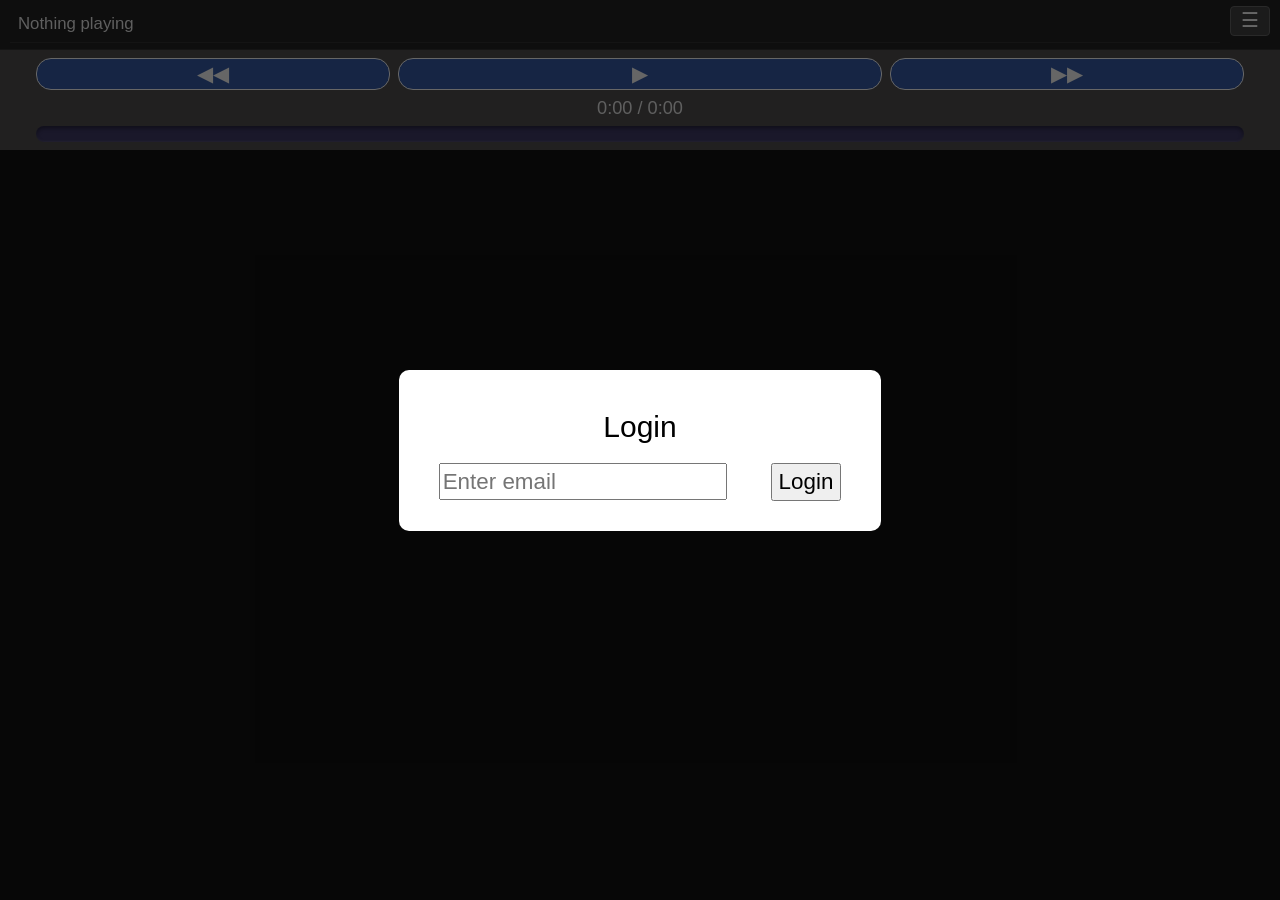
<file: index.html>
﻿<!DOCTYPE html>
<html lang="en">
<head>
    <meta charset="UTF-8">
    <title>Audiobook Player</title>

    <link rel="manifest" href="/AB/manifest.json?v=1-1">
    <link rel="icon" type="image/png" sizes="64x64" href="/AB/favicon.png">
    <link rel="icon" type="image/png" sizes="192x192" href="/AB/icons/icon-192.png">
    <link rel="icon" type="image/png" sizes="512x512" href="/AB/icons/icon-512.png">
    <link rel="apple-touch-icon" href="/AB/icons/icon-192.png">

    <meta name="theme-color" content="#000000">
    <meta name="background-color" content="#000000">

    <meta name="viewport" content="width=device-width, initial-scale=1.0">

    <link rel="stylesheet" href="https://maxcdn.bootstrapcdn.com/bootstrap/3.4.1/css/bootstrap.min.css">
    <link rel="stylesheet" href="styles.css?ver=10">
</head>

<body>

    <!-- HEADER BAR -->
    <div id="header-bar">
        <div id="now-playing">Nothing playing</div>
        <button id="menu-btn">☰</button>
    </div>

    <!-- SIDE MENU -->
    <div id="side-menu">
        <button id="menu-close-btn">✖</button>

        <input id="tree-search" type="text" placeholder="Search…" />
        <button class="menu-item" id="search-go-btn">🔎 Search</button>
        <button class="menu-item" id="jump-now-btn">🎯 Now Playing</button>

        <div id="volume-row">
            <span class="vol-icon">🔊</span>
            <input id="volumeControl" type="range" min="0" max="1" step="0.01">
        </div>

        <button class="menu-item" id="refresh-tree-btn">🔄 Refresh</button>
        <div id="user-email" class="menu-email"></div>
        <button class="menu-item" id="logout-btn">🚪 Logout</button>
        <button class="menu-item" id="clear-site-btn">🧹 Update (V 1.01)</button>


    </div>

    <!-- PLAYER -->
    <div id="player-container">
        <audio id="player" preload="metadata"></audio>

        <div id="custom-player">
            <div id="player-buttons">
                <button id="btn-back">◀◀</button>

                <div id="play-wrapper">
                    <button id="btn-play">▶</button>
                    <div id="loading-overlay">Loading…</div>
                </div>

                <button id="btn-forward">▶▶</button>
            </div>

            <div id="time-display">0:00 / 0:00</div>

            <div id="progress-bar">
                <div id="progress-fill"></div>
            </div>
        </div>
    </div>

    <!-- TREE -->
    <div id="tree-container"></div>

    <!-- LOGIN MODAL -->
    <div id="login-modal" style="
    display: flex;
    justify-content: center;
    align-items: center;
">
        <div id="login-box">
            <h2 style="color:#000">Login</h2>
            <input id="login-email" type="email" placeholder="Enter email">
            <button id="login-btn">Login</button>
        </div>
    </div>

    <!-- DESCRIPTION MODAL -->
    <div id="desc-modal">
        <div id="desc-modal-content">
            <button id="desc-close-btn">✖</button>
            <pre id="desc-text"></pre>
        </div>
    </div>
    <script src="resumePlayer.js?ver=2"></script>
    <script src="app.js?ver=23"></script>
    <script src="custom-player.js?ver=10"></script>
    <script src="tree-search.js?ver=11"></script>
    <script>
        if ("serviceWorker" in navigator) {
            navigator.serviceWorker.register("/AB/service-worker.js", { scope: "/AB/" })
                .catch(err => console.error("SW reg failed:", err));
        }
    </script>
</body>
</html>
</file>
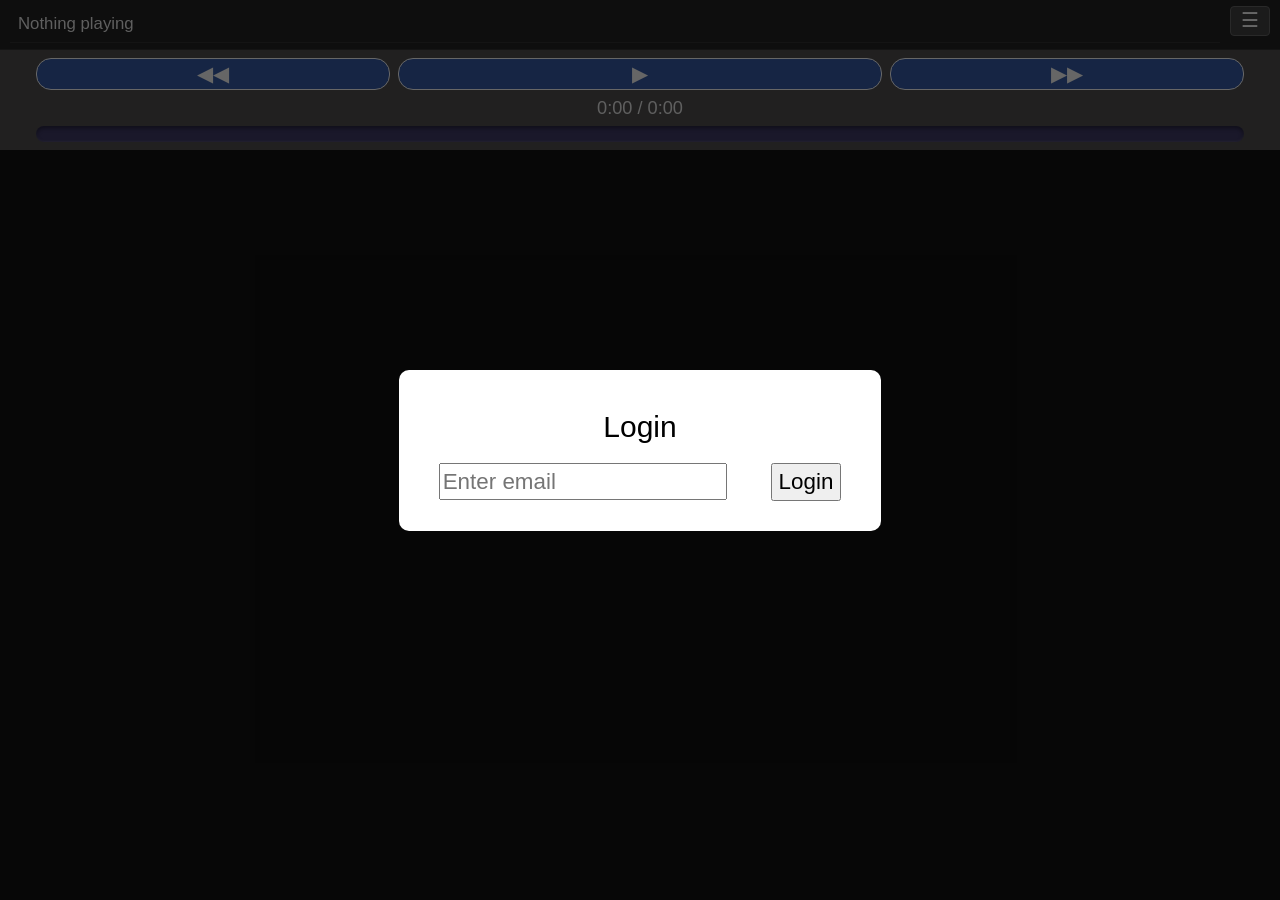
<file: _Add_local/index.html>
﻿<!DOCTYPE html>
<html lang="en">
<head>
    <meta charset="UTF-8">
    <title>Audiobook Player</title>

    <link rel="manifest" href="/AB/manifest.json?v=1-1">
    <link rel="icon" type="image/png" sizes="64x64" href="/AB/favicon.png">
    <link rel="icon" type="image/png" sizes="192x192" href="/AB/icons/icon-192.png">
    <link rel="icon" type="image/png" sizes="512x512" href="/AB/icons/icon-512.png">
    <link rel="apple-touch-icon" href="/AB/icons/icon-192.png">

    <meta name="theme-color" content="#000000">
    <meta name="background-color" content="#000000">

    <meta name="viewport" content="width=device-width, initial-scale=1.0">

    <link rel="stylesheet" href="https://maxcdn.bootstrapcdn.com/bootstrap/3.4.1/css/bootstrap.min.css">
    <link rel="stylesheet" href="styles.css?ver=10">
</head>

<body>

    <!-- HEADER BAR -->
    <div id="header-bar">
        <div id="now-playing">Nothing playing</div>
        <button id="menu-btn">☰</button>
    </div>

    <!-- SIDE MENU -->
    <div id="side-menu">
        <button id="menu-close-btn">✖</button>

        <input id="tree-search" type="text" placeholder="Search…" />
        <button class="menu-item" id="search-go-btn">🔎 Search</button>
        <button class="menu-item" id="jump-now-btn">🎯 Now Playing</button>

        <div id="volume-row">
            <span class="vol-icon">🔊</span>
            <input id="volumeControl" type="range" min="0" max="1" step="0.01">
        </div>

        <button class="menu-item" id="refresh-tree-btn">🔄 Refresh</button>
        <div id="user-email" class="menu-email"></div>
        <button class="menu-item" id="logout-btn">🚪 Logout</button>
        <button class="menu-item" id="clear-site-btn">🧹 Update (V 1.01)</button>

        <!-- ===== LOCAL MODE CONTROLS ===== -->
        <div style="padding: 6px 0; margin-top: 10px; display:flex; flex-wrap:wrap; align-items:center; gap:10px;">
            <div style="flex:0 0 auto;">
                <label style="display:flex; align-items:center; gap:10px;">
                    <span style="font-size:1.2em; color:white;">Mode:</span>
                </label>
            </div>

            <div style="flex:1 1 150px;">
                <select id="mode-select"
                        style="width:100%; padding:4px; font-size:1.2em; background-color:#624dbe82;">
                    <option value="online">Online</option>
                    <option value="local">Local</option>
                </select>
            </div>
        </div>

        <button class="menu-item" id="select-local-folder-btn">
            📁 Select Local Folder
        </button>
        <div id="local-folder-name"
             style="color:white; font-size:1.1em; padding:4px 0; word-break:break-all;">
            &gt; No folder selected
        </div>
        <!-- Hidden folder input -->
        <input id="local-folder-input"
               type="file"
               webkitdirectory
               directory
               multiple
               style="display:none;">
 
    </div>

    <!-- PLAYER -->
    <div id="player-container">
        <audio id="player" preload="metadata"></audio>

        <div id="custom-player">
            <div id="player-buttons">
                <button id="btn-back">◀◀</button>

                <div id="play-wrapper">
                    <button id="btn-play">▶</button>
                    <div id="loading-overlay">Loading…</div>
                </div>

                <button id="btn-forward">▶▶</button>
            </div>

            <div id="time-display">0:00 / 0:00</div>

            <div id="progress-bar">
                <div id="progress-fill"></div>
            </div>
        </div>
    </div>

    <!-- TREE -->
    <div id="tree-container"></div>

    <!-- LOGIN MODAL -->
    <div id="login-modal" style="
    display: flex;
    justify-content: center;
    align-items: center;
">
        <div id="login-box">
            <h2 style="color:#000">Login</h2>
            <input id="login-email" type="email" placeholder="Enter email">
            <button id="login-btn">Login</button>
        </div>
    </div>

    <!-- DESCRIPTION MODAL -->
    <div id="desc-modal">
        <div id="desc-modal-content">
            <button id="desc-close-btn">✖</button>
            <pre id="desc-text"></pre>
        </div>
    </div>

    <script src="app.js?ver=20"></script>
    <script src="custom-player.js?ver=20"></script>
    <script src="tree-search.js?ver=20"></script>
    <script src="local-mode.js?ver=20"></script>
    <script>
        if ("serviceWorker" in navigator) {
            navigator.serviceWorker.register("/AB/service-worker.js", { scope: "/AB/" })
                .catch(err => console.error("SW reg failed:", err));
        }
    </script>
</body>
</html>
</file>
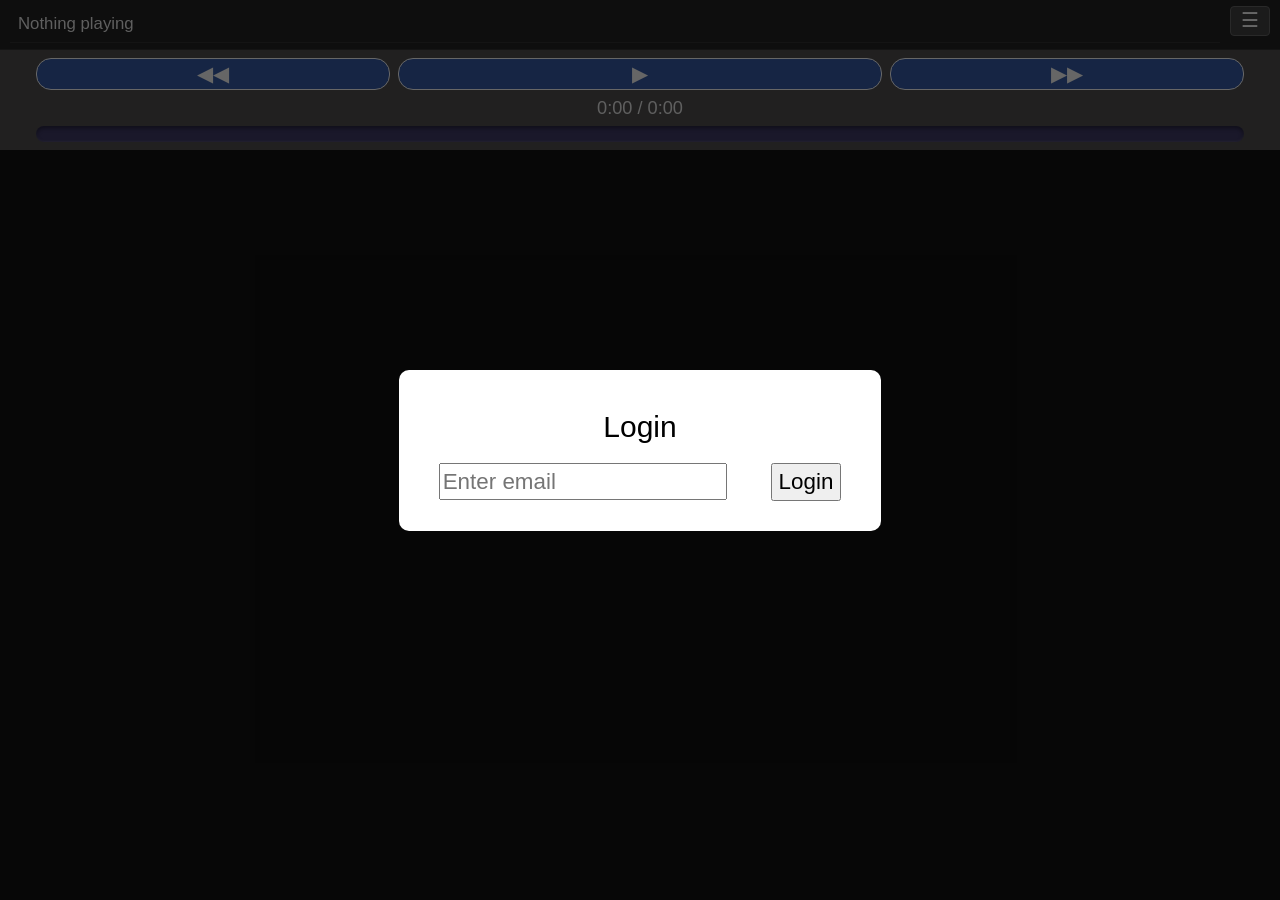
<file: publish/index.html>
﻿<!DOCTYPE html>
<html lang="en">
<head>
    <meta charset="UTF-8">
    <title>Audiobook Player</title>

    <link rel="manifest" href="/AB/manifest.json?v=1-1">
    <link rel="icon" type="image/png" sizes="64x64" href="/AB/favicon.png">
    <link rel="icon" type="image/png" sizes="192x192" href="/AB/icons/icon-192.png">
    <link rel="icon" type="image/png" sizes="512x512" href="/AB/icons/icon-512.png">
    <link rel="apple-touch-icon" href="/AB/icons/icon-192.png">

    <meta name="theme-color" content="#000000">
    <meta name="background-color" content="#000000">

    <meta name="viewport" content="width=device-width, initial-scale=1.0">

    <link rel="stylesheet" href="https://maxcdn.bootstrapcdn.com/bootstrap/3.4.1/css/bootstrap.min.css">
    <link rel="stylesheet" href="styles.css?ver=10">
</head>

<body>

    <!-- HEADER BAR -->
    <div id="header-bar">
        <div id="now-playing">Nothing playing</div>
        <button id="menu-btn">☰</button>
    </div>

    <!-- SIDE MENU -->
    <div id="side-menu">
        <button id="menu-close-btn">✖</button>

        <input id="tree-search" type="text" placeholder="Search…" />
        <button class="menu-item" id="search-go-btn">🔎 Search</button>
        <button class="menu-item" id="jump-now-btn">🎯 Now Playing</button>

        <div id="volume-row">
            <span class="vol-icon">🔊</span>
            <input id="volumeControl" type="range" min="0" max="1" step="0.01">
        </div>

        <button class="menu-item" id="refresh-tree-btn">🔄 Refresh</button>
        <div id="user-email" class="menu-email"></div>
        <button class="menu-item" id="logout-btn">🚪 Logout</button>
        <button class="menu-item" id="clear-site-btn">🧹 Update (V 1.01)</button>


    </div>

    <!-- PLAYER -->
    <div id="player-container">
        <audio id="player" preload="metadata"></audio>

        <div id="custom-player">
            <div id="player-buttons">
                <button id="btn-back">◀◀</button>

                <div id="play-wrapper">
                    <button id="btn-play">▶</button>
                    <div id="loading-overlay">Loading…</div>
                </div>

                <button id="btn-forward">▶▶</button>
            </div>

            <div id="time-display">0:00 / 0:00</div>

            <div id="progress-bar">
                <div id="progress-fill"></div>
            </div>
        </div>
    </div>

    <!-- TREE -->
    <div id="tree-container"></div>

    <!-- LOGIN MODAL -->
    <div id="login-modal" style="
    display: flex;
    justify-content: center;
    align-items: center;
">
        <div id="login-box">
            <h2 style="color:#000">Login</h2>
            <input id="login-email" type="email" placeholder="Enter email">
            <button id="login-btn">Login</button>
        </div>
    </div>

    <!-- DESCRIPTION MODAL -->
    <div id="desc-modal">
        <div id="desc-modal-content">
            <button id="desc-close-btn">✖</button>
            <pre id="desc-text"></pre>
        </div>
    </div>

    <script src="app.js?ver=12"></script>
    <script src="custom-player.js?ver=9a"></script>
    <script src="tree-search.js?ver=10"></script>
    <script>
        if ("serviceWorker" in navigator) {
            navigator.serviceWorker.register("/AB/service-worker.js", { scope: "/AB/" })
                .catch(err => console.error("SW reg failed:", err));
        }
    </script>
</body>
</html>
</file>
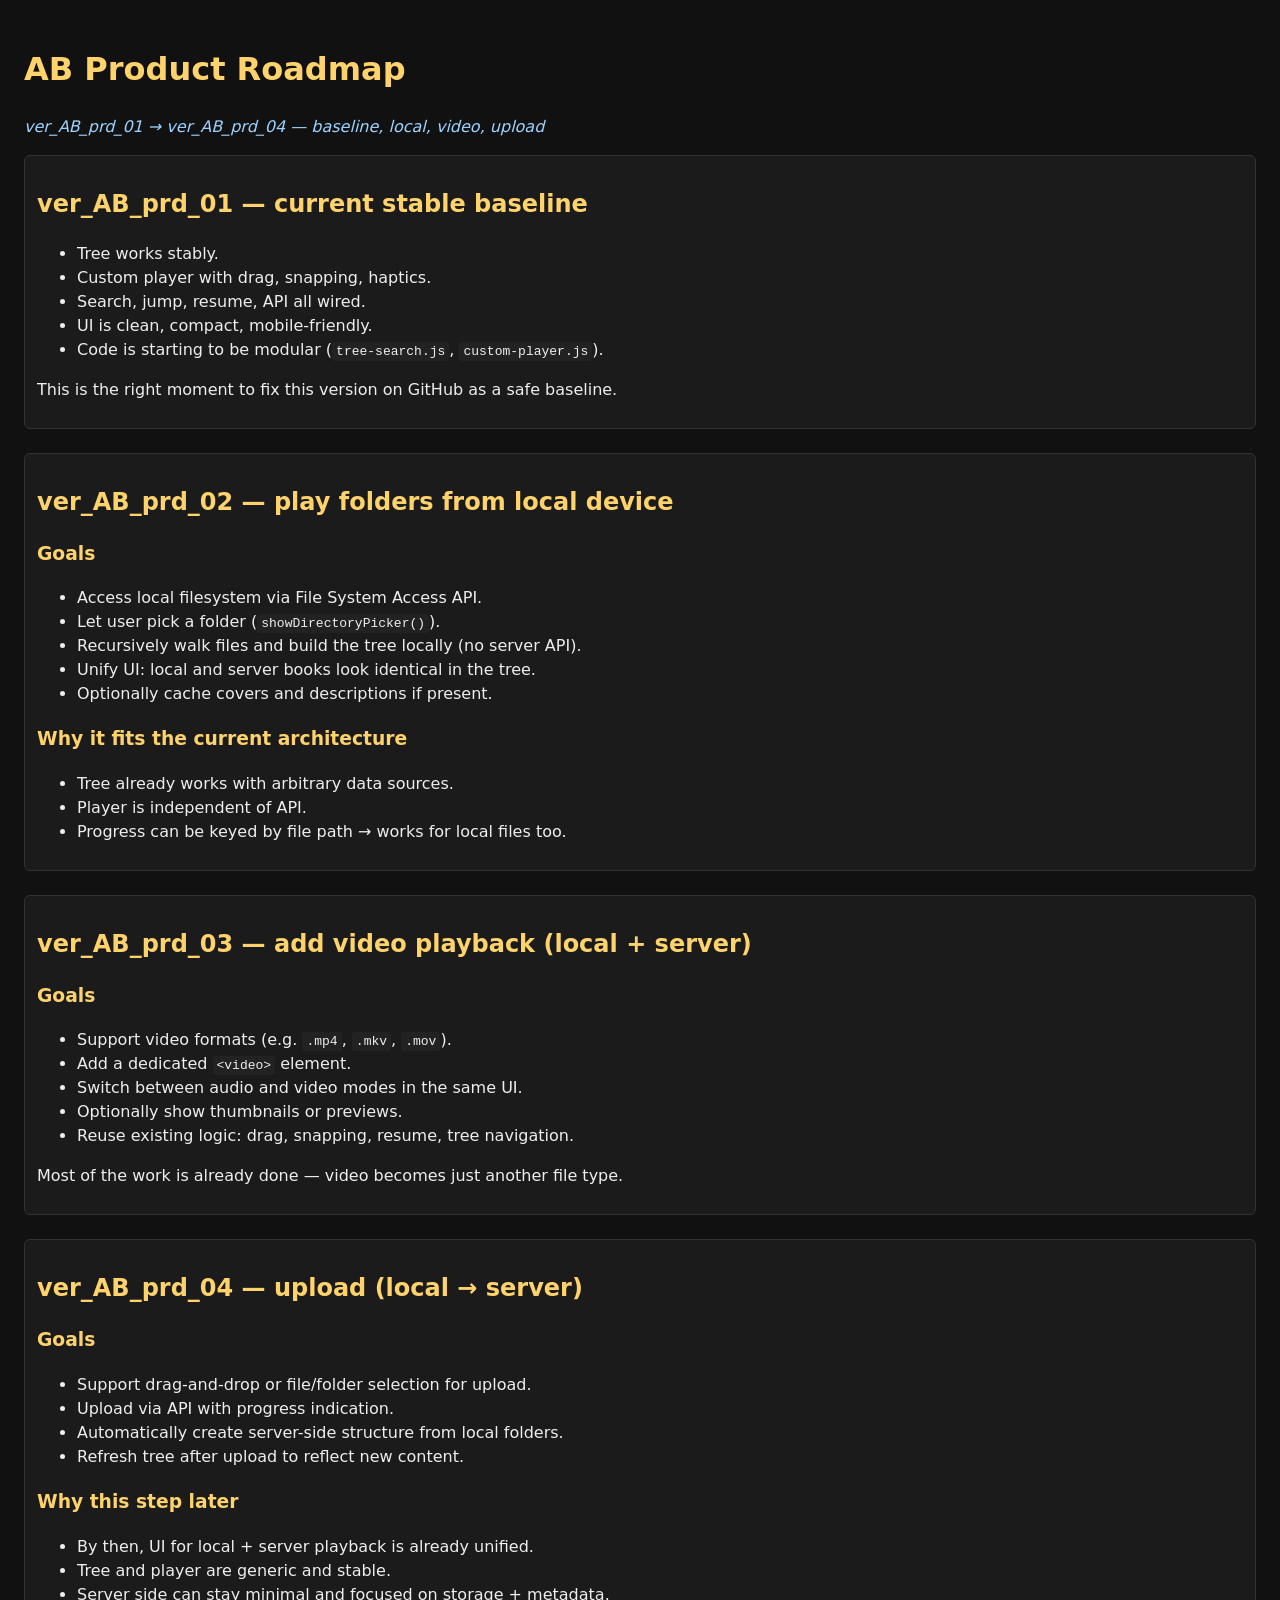
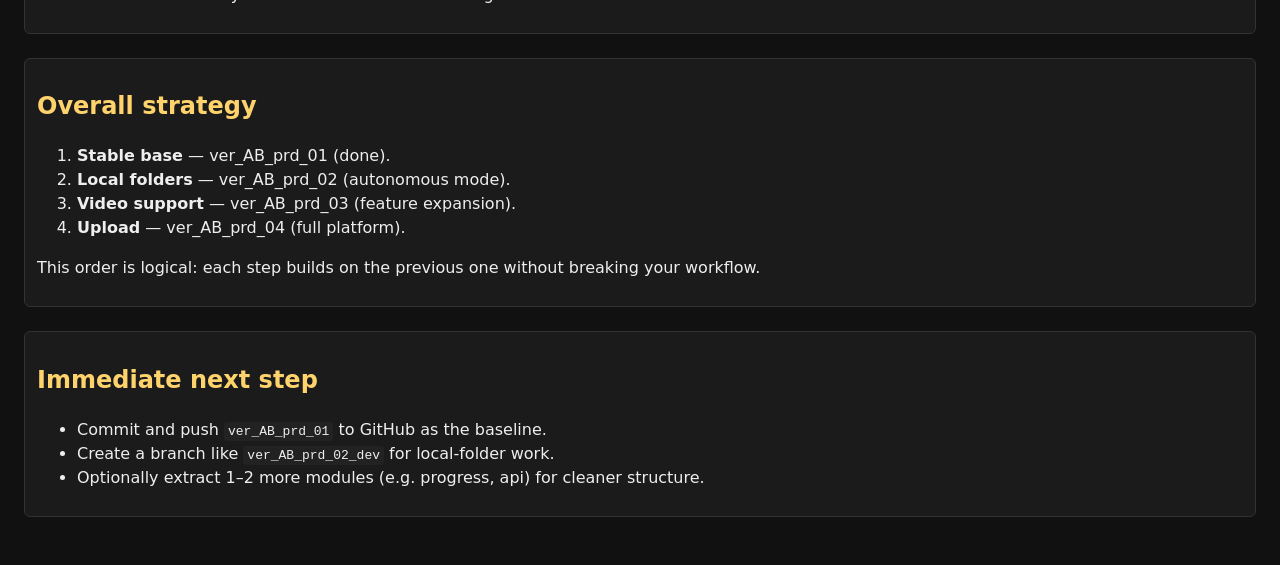
<file: _Add_local/doc.html>
﻿<!DOCTYPE html>
<html lang="en">
<head>
    <meta charset="UTF-8">
    <title>AB Roadmap Notes</title>
    <style>
        body {
            background: #111;
            color: #eee;
            font-family: system-ui, -apple-system, BlinkMacSystemFont, "Segoe UI", sans-serif;
            padding: 16px;
            line-height: 1.5;
        }

        h1, h2, h3 {
            color: #ffd36b;
        }

        code {
            background: #222;
            padding: 2px 4px;
            border-radius: 3px;
        }

        .version {
            margin-bottom: 1.5em;
            padding: 10px 12px;
            border-radius: 6px;
            background: #1b1b1b;
            border: 1px solid #333;
        }

        .tagline {
            color: #9fd3ff;
            font-style: italic;
        }

        ul {
            margin-top: 0.4em;
        }
    </style>
</head>
<body>

    <h1>AB Product Roadmap</h1>

    <p class="tagline">ver_AB_prd_01 → ver_AB_prd_04 — baseline, local, video, upload</p>

    <div class="version">
        <h2>ver_AB_prd_01 — current stable baseline</h2>
        <ul>
            <li>Tree works stably.</li>
            <li>Custom player with drag, snapping, haptics.</li>
            <li>Search, jump, resume, API all wired.</li>
            <li>UI is clean, compact, mobile-friendly.</li>
            <li>Code is starting to be modular (<code>tree-search.js</code>, <code>custom-player.js</code>).</li>
        </ul>
        <p>This is the right moment to fix this version on GitHub as a safe baseline.</p>
    </div>

    <div class="version">
        <h2>ver_AB_prd_02 — play folders from local device</h2>
        <h3>Goals</h3>
        <ul>
            <li>Access local filesystem via File System Access API.</li>
            <li>Let user pick a folder (<code>showDirectoryPicker()</code>).</li>
            <li>Recursively walk files and build the tree locally (no server API).</li>
            <li>Unify UI: local and server books look identical in the tree.</li>
            <li>Optionally cache covers and descriptions if present.</li>
        </ul>
        <h3>Why it fits the current architecture</h3>
        <ul>
            <li>Tree already works with arbitrary data sources.</li>
            <li>Player is independent of API.</li>
            <li>Progress can be keyed by file path → works for local files too.</li>
        </ul>
    </div>

    <div class="version">
        <h2>ver_AB_prd_03 — add video playback (local + server)</h2>
        <h3>Goals</h3>
        <ul>
            <li>Support video formats (e.g. <code>.mp4</code>, <code>.mkv</code>, <code>.mov</code>).</li>
            <li>Add a dedicated <code>&lt;video&gt;</code> element.</li>
            <li>Switch between audio and video modes in the same UI.</li>
            <li>Optionally show thumbnails or previews.</li>
            <li>Reuse existing logic: drag, snapping, resume, tree navigation.</li>
        </ul>
        <p>Most of the work is already done — video becomes just another file type.</p>
    </div>

    <div class="version">
        <h2>ver_AB_prd_04 — upload (local → server)</h2>
        <h3>Goals</h3>
        <ul>
            <li>Support drag-and-drop or file/folder selection for upload.</li>
            <li>Upload via API with progress indication.</li>
            <li>Automatically create server-side structure from local folders.</li>
            <li>Refresh tree after upload to reflect new content.</li>
        </ul>
        <h3>Why this step later</h3>
        <ul>
            <li>By then, UI for local + server playback is already unified.</li>
            <li>Tree and player are generic and stable.</li>
            <li>Server side can stay minimal and focused on storage + metadata.</li>
        </ul>
    </div>

    <div class="version">
        <h2>Overall strategy</h2>
        <ol>
            <li><strong>Stable base</strong> — ver_AB_prd_01 (done).</li>
            <li><strong>Local folders</strong> — ver_AB_prd_02 (autonomous mode).</li>
            <li><strong>Video support</strong> — ver_AB_prd_03 (feature expansion).</li>
            <li><strong>Upload</strong> — ver_AB_prd_04 (full platform).</li>
        </ol>
        <p>This order is logical: each step builds on the previous one without breaking your workflow.</p>
    </div>

    <div class="version">
        <h2>Immediate next step</h2>
        <ul>
            <li>Commit and push <code>ver_AB_prd_01</code> to GitHub as the baseline.</li>
            <li>Create a branch like <code>ver_AB_prd_02_dev</code> for local-folder work.</li>
            <li>Optionally extract 1–2 more modules (e.g. progress, api) for cleaner structure.</li>
        </ul>
    </div>

</body>
</html>
</file>
<file: styles.css>
﻿/* BASELINE */
html, body {
    -webkit-text-size-adjust: 100%;
    text-size-adjust: 100%;
    margin: 0;
    padding: 0;
    height: 100%;
}

body {
    display: flex;
    flex-direction: column;
    background: #111;
    color: #eee;
    overflow: hidden;
}

    body.menu-open {
        overflow: hidden;
        height: 100%;
        position: fixed;
        width: 100%;
    }

    body.keyboard-open {
        position: fixed !important;
        overflow: hidden !important;
        width: 100% !important;
        height: 100% !important;
        touch-action: none !important;
    }

/* HIDE NATIVE AUDIO */

audio {
    width: 0;
    height: 0;
    opacity: 0;
    position: absolute;
    pointer-events: none;
}

/* NOW PLAYING */
#now-playing {
    background: #222;
    padding: 8px;
    border-bottom: 1px solid #333;
    font-size: 1.2em;
}

/* CUSTOM PLAYER */
#player-container {
    background: #7c79799c;
}

#custom-player {
    display: flex;
    flex-direction: column;
    gap: 5px;
    padding: 8px;
    margin: 0 2em;
}

/* BUTTON ROW */
#player-buttons {
    display: flex;
    justify-content: space-between;
    gap: 8px;
}

    #player-buttons button {
        flex: 1;
        font-size: 1.5em;
        padding: 0px 8px;
        background: #1e6bff82;
        border: 1px solid #fff;
        color: #fff;
        border-radius: 15px;
        width: 100%;
    }

/* PROGRESS BAR */
#progress-bar {
    width: 100%;
    height: 16px;
    border-radius: 12px;
    overflow: hidden;
    /* dark recessed base, like volume track */
    background: #403b69;
    box-shadow: inset 0 2px 4px rgba(0,0,0,0.45), inset 0 -1px 2px rgba(255,255,255,0.15);
}
/* FILLED PART (before position) */
#progress-fill {
    height: 100%;
    width: 0%;
    border-radius: inherit;
    /* raised, lighter part (like volume green) */
    background: #99d399;
    box-shadow: 0 2px 4px rgba(0,0,0,0.6), inset 0 2px 3px rgba(255,255,255,0.35), inset 0 -2px 3px rgba(0,0,0,0.4);
}

/* TIME DISPLAY */
#time-display {
    font-size: 1.3em;
    text-align: center;
}

/* TREE */
#tree-container {
    flex: 1;
    overflow-y: auto;
    padding: 8px;
    font-size: 1.6em;
}

/* LOGIN MODAL */
#login-box input,
#login-box button {
    font-size: 1.6em;
    color: black;
    margin: 10px 20px;
}

#login-modal {
    position: fixed;
    top: 0;
    left: 0;
    width: 100%;
    height: 100%;
    background: rgba(0,0,0,0.6);
}

#login-box {
    background: #fff;
    padding: 20px;
    border-radius: 10px;
    text-align: center;
}

/* ICONS */
.folder-icon {
    width: 1.2em; /* fixed icon column so arrows never jump */
    height: 1.2em;
    object-fit: cover; /* or 'contain' */
    display: inline-block;
}

    .folder-icon.hidden {
        visibility: hidden; /* reserve space; not display:none */
    }

/* LOADING OVERLAY — KEEP EXACTLY AS BASELINE */
#loading-overlay {
    position: absolute;
    top: 0px;
    left: 50%;
    transform: translateX(-50%);
    width: 100%;
    max-width: 80vw;
    padding: 8px 16px;
    background: rgb(255 255 255 / 65%);
    color: #de0e0e;
    border-radius: 10px;
    font-size: 1.2em;
    text-align: center;
    display: none;
    z-index: 9999;
    box-shadow: 0 4px 12px rgba(0,0,0,0.4);
    transition: opacity 0.2s ease;
}

    #loading-overlay::after {
        content: "";
        display: inline-block;
        width: 1em;
        height: 1em;
        margin-left: 8px;
        border: 3px solid #de0e0e;
        border-top-color: transparent;
        border-radius: 50%;
        animation: spin 0.7s linear infinite;
    }

@keyframes spin {
    to {
        transform: rotate(360deg);
    }
}

/* HEADER BAR */
#header-bar {
    display: flex;
    align-items: flex-start;
    gap: 10px;
    padding: 6px 10px;
    background: #222;
    border-bottom: 1px solid #333;
    min-height: 2.2em;
}

#menu-btn {
    padding: 4px 10px;
    background: #444;
    border: 1px solid #666;
    color: #fff;
    border-radius: 4px;
    font-size: 1.4em;
    line-height: 1em;
}

#now-playing {
    flex: 1;
    font-size: 1.2em;
    white-space: normal;
    overflow: visible;
    text-overflow: clip;
    line-height: 1.2em;
}

/* SIDE MENU */
#side-menu {
    position: fixed;
    top: 0;
    right: -100%;
    width: 60%;
    height: 100%;
    background: #7b7373de;
    border-left: 2px solid #1e0be7;
    padding: 0px 15px 0px 3px;
    display: flex;
    flex-direction: column;
    gap: 5px;
    transition: right 0.25s ease;
    z-index: 9999;
    overflow-y: auto;
    -webkit-overflow-scrolling: touch;
}

    #side-menu button {
        padding: 10px;
        background: #444;
        border: 1px solid #b89191;
        color: #fff;
        border-radius: 6px;
        font-size: 1.2em;
    }

    #side-menu.open {
        right: 0;
    }

        #side-menu.open::before {
            content: "";
            position: fixed;
            top: 0;
            left: 0;
            width: 100vw;
            height: 100vh;
            background: rgba(0,0,0,0.4);
            z-index: -1;
        }

#menu-close-btn {
    align-self: flex-end;
    background: none;
    border: none;
    color: #fff;
    font-size: 1.6em;
    padding: 0;
    margin-bottom: 10px;
}

/* TREE STRUCTURE */
.tree-node {
    position: relative;
    padding-left: 0.5em;
    margin-left: 0.5em;
    border-left: 1px solid rgba(255,255,255,0.45);
}

.tree-row {
    position: relative;
    display: flex;
    align-items: self-start;
    gap: 6px;
    padding: 4px 0;
}
    /* Enforce visual order regardless of DOM order */
    .tree-row .arrow {
        order: 1;
    }

    .tree-row .folder-icon {
        order: 2;
    }

    .tree-row .folder-name {
        order: 3;
    }

    .tree-row .desc-icon-inline {
        order: 4;
    }

 
    .tree-row::before {
        content: "";
        position: absolute;
        left: -0.5em;
        top: 0.9em;
        width: 0.5em;
        height: 1px;
        background: rgba(255,255,255,0.45);
    }

#tree-container > .tree-row::before {
    display: none;
}

.folder-name {
    flex-grow: 1;
    word-break: break-all;
    background: #2d2d2d;
}

/* FILE ITEMS */
.file-item {
    position: relative;
    padding-left: 0.1em;
    margin-left: 0.5em;
    line-height: 1.3em;
    word-break: break-all;
}

    .file-item::before {
        content: "";
        position: absolute;
        left: -0.99em;
        width: 0.7em;
        top: 0.65em;
        height: 1px;
        background: rgba(255,255,255,0.45);
    }

/* ACTIVE FILE */
.file-active {
    font-weight: bold;
}

/* SEARCH HIGHLIGHT */
.tree-highlight {
    background: rgba(255, 255, 0, 0.25);
    border-radius: 4px;
}

/* NOW PLAYING HIGHLIGHT */
.now-playing-item {
    background: rgba(0, 150, 255, 0.25);
    border-left: 3px solid #00aaff;
    border-radius: 4px;
}

/* SEARCH BOX */
#tree-search {
    color: #0d0d0d;
    font-size: 1.5em;
    padding: 2px 0 2px 4px;
    border-radius: 5px;
}

/* VOLUME CONTROL */
#volume-row {
    display: flex;
    align-items: center;
    gap: 10px;
    margin: 4px 0 8px 0;
}

.vol-icon {
    font-size: 1.8em;
    color: #111;
    background: black;
    border-radius: 50%;
    width: 1.8em;
    height: 1.8em;
    display: flex;
    align-items: center;
    justify-content: center;
    line-height: 1;
    padding: 0;
}

/* RANGE */
#volumeControl {
    -webkit-appearance: none;
    appearance: none;
    flex: 1;
    width: 100%;
    height: 10px;
    border-radius: 6px;
    outline: none;
    margin: 0;
    background: linear-gradient(to right, #99d399 0%, #99d399 var(--val, 50%), #403b69 var(--val, 50%), #403b69 100%);
    box-shadow: inset 0 2px 4px rgba(0,0,0,0.45), inset 0 -1px 2px rgba(255,255,255,0.15);
}

    #volumeControl::-webkit-slider-thumb {
        -webkit-appearance: none;
        width: 20px;
        height: 20px;
        background: #00cc00;
        border: 4px solid red;
        border-radius: 50%;
        cursor: pointer;
        box-shadow: 0 2px 4px rgba(0,0,0,0.6), inset 0 2px 3px rgba(255,255,255,0.35), inset 0 -2px 3px rgba(0,0,0,0.4);
    }

    #volumeControl::-moz-range-thumb {
        width: 20px;
        height: 20px;
        background: #00cc00;
        border: 4px solid red;
        border-radius: 50%;
        cursor: pointer;
        box-shadow: 0 2px 4px rgba(0,0,0,0.6), inset 0 2px 3px rgba(255,255,255,0.35), inset 0 -2px 3px rgba(0,0,0,0.4);
    }

    #volumeControl::-moz-range-track {
        height: 10px;
        border-radius: 6px;
        background: #403b69;
        box-shadow: inset 0 2px 4px rgba(0,0,0,0.45), inset 0 -1px 2px rgba(255,255,255,0.15);
    }

/* ℹ BUTTON */
.desc-icon-inline {
    background: #1e6bff82;
    color: white;
    border-radius: 50%;
    border: none;
    width: 1em;
    min-width: 1em;
    height: 1em;
    display: inline-flex;
    align-items: center;
    justify-content: center;
    font-size: 14px;
    cursor: pointer;
    padding: 0;
    line-height: 1;
    flex-shrink: 0;
    box-sizing: border-box;
    font-size: 1em;
}

/* BIG COVER */
.book-cover-wrapper {
    margin-top: 3px;
}

.book-cover {
    margin: 2px auto;
    width: 6em;
}

/* DESCRIPTION MODAL */
#desc-modal {
    position: fixed;
    top: 0;
    left: 0;
    width: 100vw;
    height: 100vh;
    background: rgba(0,0,0,0.7);
    display: none;
    justify-content: center;
    align-items: center;
    z-index: 99999;
}

#desc-modal-content {
    background: #222;
    padding: 20px;
    border-radius: 10px;
    /* max-width: 90vw; */
    max-height: 99vh;
    overflow-y: auto;
    color: #eee;
    font-size: 1.2em;
    position: relative;
}

#desc-close-btn {
    position: fixed;
    top: 23px;
    right: 35px;
    font-size: 1.5em;
    background: none;
    border: none;
    color: #eee;
    cursor: pointer;
    border-radius: 50%;
    background: #733636;
    width: 1.5em;
    height: 1.5em;
}

/* === FIX: PLAY BUTTON = 33% WIDTH === */
#btn-back,
#btn-forward,
#play-wrapper {
    width: 40%;
}

#play-wrapper {
    position: relative;
    display: flex;
}

#btn-play {
    width: 100%;
}

#desc-text {
    white-space: pre-wrap !important; /* сохраняет \n, но разрешает переносы */
    word-break: break-word !important;
    overflow-wrap: break-word !important;
    overflow-x: hidden !important;
    background: #f7f4e9 !important; /* мягкий бумажный белый */
    color: #050505 !important; /* глубокий чёрный текст */
    padding: 1em !important; /* как поля страницы */
    border-radius: 6px !important; /* чуть мягче */
    font-family: "Georgia", "Times New Roman", serif !important; /* книжный шрифт */
    line-height: 1.2 !important; /* читаемость */
    font-size: 1.3em !important; /* чуть крупнее */
}

#user-email {
    background: #624dbe82;
    border-radius: 5px;
    height: 2em;
    padding: 5px;
    text-align: center;
    word-break: break-all;
    height: auto;
    font-size: 1.2em;
}

.arrow {
    font-size: 1.1em;
    background-color: #1e6bff82;
    border-radius: 50%;
    width: 1.2em;
    height: 1.2em;
    border: 1px solid white;
    display: flex;
    align-items: center;
    justify-content: center;
    line-height: 1;
    cursor: pointer;
    min-width: 1.2em;
    align-self: flex-start;
}
</file>
<file: _Add_local/styles.css>
﻿/* BASELINE */
html, body {
    -webkit-text-size-adjust: 100%;
    text-size-adjust: 100%;
    margin: 0;
    padding: 0;
    height: 100%;
}

body {
    display: flex;
    flex-direction: column;
    background: #111;
    color: #eee;
    overflow: hidden;
}

    body.menu-open {
        overflow: hidden;
        height: 100%;
        position: fixed;
        width: 100%;
    }

    body.keyboard-open {
        position: fixed !important;
        overflow: hidden !important;
        width: 100% !important;
        height: 100% !important;
        touch-action: none !important;
    }

/* HIDE NATIVE AUDIO */

audio {
    width: 0;
    height: 0;
    opacity: 0;
    position: absolute;
    pointer-events: none;
}

/* NOW PLAYING */
#now-playing {
    background: #222;
    padding: 8px;
    border-bottom: 1px solid #333;
    font-size: 1.2em;
}

/* CUSTOM PLAYER */
#player-container {
    background: #7c79799c;
}

#custom-player {
    display: flex;
    flex-direction: column;
    gap: 5px;
    padding: 8px;
    margin: 0 2em;
}

/* BUTTON ROW */
#player-buttons {
    display: flex;
    justify-content: space-between;
    gap: 8px;
}

    #player-buttons button {
        flex: 1;
        font-size: 1.5em;
        padding: 0px 8px;
        background: #1e6bff82;
        border: 1px solid #fff;
        color: #fff;
        border-radius: 15px;
        width: 100%;
    }

/* PROGRESS BAR */
#progress-bar {
    width: 100%;
    height: 16px;
    border-radius: 12px;
    overflow: hidden;
    /* dark recessed base, like volume track */
    background: #403b69;
    box-shadow: inset 0 2px 4px rgba(0,0,0,0.45), inset 0 -1px 2px rgba(255,255,255,0.15);
}
/* FILLED PART (before position) */
#progress-fill {
    height: 100%;
    width: 0%;
    border-radius: inherit;
    /* raised, lighter part (like volume green) */
    background: #99d399;
    box-shadow: 0 2px 4px rgba(0,0,0,0.6), inset 0 2px 3px rgba(255,255,255,0.35), inset 0 -2px 3px rgba(0,0,0,0.4);
}

/* TIME DISPLAY */
#time-display {
    font-size: 1.3em;
    text-align: center;
}

/* TREE */
#tree-container {
    flex: 1;
    overflow-y: auto;
    padding: 8px;
    font-size: 1.6em;
}

/* LOGIN MODAL */
#login-box input,
#login-box button {
    font-size: 1.6em;
    color: black;
    margin: 10px 20px;
}

#login-modal {
    position: fixed;
    top: 0;
    left: 0;
    width: 100%;
    height: 100%;
    background: rgba(0,0,0,0.6);
}

#login-box {
    background: #fff;
    padding: 20px;
    border-radius: 10px;
    text-align: center;
}

/* ICONS */
.folder-icon {
    width: 1.2em; /* fixed icon column so arrows never jump */
    height: 1.2em;
    object-fit: cover; /* or 'contain' */
    display: inline-block;
}

    .folder-icon.hidden {
        visibility: hidden; /* reserve space; not display:none */
    }

/* LOADING OVERLAY — KEEP EXACTLY AS BASELINE */
#loading-overlay {
    position: absolute;
    top: 0px;
    left: 50%;
    transform: translateX(-50%);
    width: 100%;
    max-width: 80vw;
    padding: 8px 16px;
    background: rgb(255 255 255 / 65%);
    color: #de0e0e;
    border-radius: 10px;
    font-size: 1.2em;
    text-align: center;
    display: none;
    z-index: 9999;
    box-shadow: 0 4px 12px rgba(0,0,0,0.4);
    transition: opacity 0.2s ease;
}

    #loading-overlay::after {
        content: "";
        display: inline-block;
        width: 1em;
        height: 1em;
        margin-left: 8px;
        border: 3px solid #de0e0e;
        border-top-color: transparent;
        border-radius: 50%;
        animation: spin 0.7s linear infinite;
    }

@keyframes spin {
    to {
        transform: rotate(360deg);
    }
}

/* HEADER BAR */
#header-bar {
    display: flex;
    align-items: flex-start;
    gap: 10px;
    padding: 6px 10px;
    background: #222;
    border-bottom: 1px solid #333;
    min-height: 2.2em;
}

#menu-btn {
    padding: 4px 10px;
    background: #444;
    border: 1px solid #666;
    color: #fff;
    border-radius: 4px;
    font-size: 1.4em;
    line-height: 1em;
}

#now-playing {
    flex: 1;
    font-size: 1.2em;
    white-space: normal;
    overflow: visible;
    text-overflow: clip;
    line-height: 1.2em;
}

/* SIDE MENU */
#side-menu {
    position: fixed;
    top: 0;
    right: -100%;
    width: 60%;
    height: 100%;
    background: #7b7373de;
    border-left: 2px solid #1e0be7;
    padding: 0px 15px 0px 3px;
    display: flex;
    flex-direction: column;
    gap: 5px;
    transition: right 0.25s ease;
    z-index: 9999;
    overflow-y: auto;
    -webkit-overflow-scrolling: touch;
}

    #side-menu button {
        padding: 10px;
        background: #444;
        border: 1px solid #b89191;
        color: #fff;
        border-radius: 6px;
        font-size: 1.2em;
    }

    #side-menu.open {
        right: 0;
    }

        #side-menu.open::before {
            content: "";
            position: fixed;
            top: 0;
            left: 0;
            width: 100vw;
            height: 100vh;
            background: rgba(0,0,0,0.4);
            z-index: -1;
        }

#menu-close-btn {
    align-self: flex-end;
    background: none;
    border: none;
    color: #fff;
    font-size: 1.6em;
    padding: 0;
    margin-bottom: 10px;
}

/* TREE STRUCTURE */
.tree-node {
    position: relative;
    padding-left: 0.5em;
    margin-left: 0.5em;
    border-left: 1px solid rgba(255,255,255,0.45);
}

.tree-row {
    position: relative;
    display: flex;
    align-items: self-start;
    gap: 6px;
    padding: 4px 0;
}
    /* Enforce visual order regardless of DOM order */
    .tree-row .arrow {
        order: 1;
    }

    .tree-row .folder-icon {
        order: 2;
    }

    .tree-row .folder-name {
        order: 3;
    }

    .tree-row .desc-icon-inline {
        order: 4;
    }

 
    .tree-row::before {
        content: "";
        position: absolute;
        left: -0.5em;
        top: 0.9em;
        width: 0.5em;
        height: 1px;
        background: rgba(255,255,255,0.45);
    }

#tree-container > .tree-row::before {
    display: none;
}

.folder-name {
    flex-grow: 1;
    word-break: break-all;
    background: #2d2d2d;
}

/* FILE ITEMS */
.file-item {
    position: relative;
    padding-left: 0.1em;
    margin-left: 0.5em;
    line-height: 1.3em;
    word-break: break-all;
}

    .file-item::before {
        content: "";
        position: absolute;
        left: -0.99em;
        width: 0.7em;
        top: 0.65em;
        height: 1px;
        background: rgba(255,255,255,0.45);
    }

/* ACTIVE FILE */
.file-active {
    font-weight: bold;
}

/* SEARCH HIGHLIGHT */
.tree-highlight {
    background: rgba(255, 255, 0, 0.25);
    border-radius: 4px;
}

/* NOW PLAYING HIGHLIGHT */
.now-playing-item {
    background: rgba(0, 150, 255, 0.25);
    border-left: 3px solid #00aaff;
    border-radius: 4px;
}

/* SEARCH BOX */
#tree-search {
    color: #0d0d0d;
    font-size: 1.5em;
    padding: 2px 0 2px 4px;
    border-radius: 5px;
}

/* VOLUME CONTROL */
#volume-row {
    display: flex;
    align-items: center;
    gap: 10px;
    margin: 4px 0 8px 0;
}

.vol-icon {
    font-size: 1.8em;
    color: #111;
    background: black;
    border-radius: 50%;
    width: 1.8em;
    height: 1.8em;
    display: flex;
    align-items: center;
    justify-content: center;
    line-height: 1;
    padding: 0;
}

/* RANGE */
#volumeControl {
    -webkit-appearance: none;
    appearance: none;
    flex: 1;
    width: 100%;
    height: 10px;
    border-radius: 6px;
    outline: none;
    margin: 0;
    background: linear-gradient(to right, #99d399 0%, #99d399 var(--val, 50%), #403b69 var(--val, 50%), #403b69 100%);
    box-shadow: inset 0 2px 4px rgba(0,0,0,0.45), inset 0 -1px 2px rgba(255,255,255,0.15);
}

    #volumeControl::-webkit-slider-thumb {
        -webkit-appearance: none;
        width: 20px;
        height: 20px;
        background: #00cc00;
        border: 4px solid red;
        border-radius: 50%;
        cursor: pointer;
        box-shadow: 0 2px 4px rgba(0,0,0,0.6), inset 0 2px 3px rgba(255,255,255,0.35), inset 0 -2px 3px rgba(0,0,0,0.4);
    }

    #volumeControl::-moz-range-thumb {
        width: 20px;
        height: 20px;
        background: #00cc00;
        border: 4px solid red;
        border-radius: 50%;
        cursor: pointer;
        box-shadow: 0 2px 4px rgba(0,0,0,0.6), inset 0 2px 3px rgba(255,255,255,0.35), inset 0 -2px 3px rgba(0,0,0,0.4);
    }

    #volumeControl::-moz-range-track {
        height: 10px;
        border-radius: 6px;
        background: #403b69;
        box-shadow: inset 0 2px 4px rgba(0,0,0,0.45), inset 0 -1px 2px rgba(255,255,255,0.15);
    }

/* ℹ BUTTON */
.desc-icon-inline {
    background: #1e6bff82;
    color: white;
    border-radius: 50%;
    border: none;
    width: 1em;
    min-width: 1em;
    height: 1em;
    display: inline-flex;
    align-items: center;
    justify-content: center;
    font-size: 14px;
    cursor: pointer;
    padding: 0;
    line-height: 1;
    flex-shrink: 0;
    box-sizing: border-box;
    font-size: 1em;
}

/* BIG COVER */
.book-cover-wrapper {
    margin-top: 3px;
}

.book-cover {
    margin: 2px auto;
    width: 6em;
}

/* DESCRIPTION MODAL */
#desc-modal {
    position: fixed;
    top: 0;
    left: 0;
    width: 100vw;
    height: 100vh;
    background: rgba(0,0,0,0.7);
    display: none;
    justify-content: center;
    align-items: center;
    z-index: 99999;
}

#desc-modal-content {
    background: #222;
    padding: 20px;
    border-radius: 10px;
    /* max-width: 90vw; */
    max-height: 99vh;
    overflow-y: auto;
    color: #eee;
    font-size: 1.2em;
    position: relative;
}

#desc-close-btn {
    position: fixed;
    top: 23px;
    right: 35px;
    font-size: 1.5em;
    background: none;
    border: none;
    color: #eee;
    cursor: pointer;
    border-radius: 50%;
    background: #733636;
    width: 1.5em;
    height: 1.5em;
}

/* === FIX: PLAY BUTTON = 33% WIDTH === */
#btn-back,
#btn-forward,
#play-wrapper {
    width: 40%;
}

#play-wrapper {
    position: relative;
    display: flex;
}

#btn-play {
    width: 100%;
}

#desc-text {
    white-space: pre-wrap !important; /* сохраняет \n, но разрешает переносы */
    word-break: break-word !important;
    overflow-wrap: break-word !important;
    overflow-x: hidden !important;
    background: #f7f4e9 !important; /* мягкий бумажный белый */
    color: #050505 !important; /* глубокий чёрный текст */
    padding: 1em !important; /* как поля страницы */
    border-radius: 6px !important; /* чуть мягче */
    font-family: "Georgia", "Times New Roman", serif !important; /* книжный шрифт */
    line-height: 1.2 !important; /* читаемость */
    font-size: 1.3em !important; /* чуть крупнее */
}

#user-email {
    background: #624dbe82;
    border-radius: 5px;
    height: 2em;
    padding: 5px;
    text-align: center;
    word-break: break-all;
    height: auto;
    font-size: 1.2em;
}

.arrow {
    font-size: 1.1em;
    background-color: #1e6bff82;
    border-radius: 50%;
    width: 1.2em;
    height: 1.2em;
    border: 1px solid white;
    display: flex;
    align-items: center;
    justify-content: center;
    line-height: 1;
    cursor: pointer;
    min-width: 1.2em;
    align-self: flex-start;
}
</file>
<file: publish/styles.css>
﻿/* BASELINE */
html, body {
    -webkit-text-size-adjust: 100%;
    text-size-adjust: 100%;
    margin: 0;
    padding: 0;
    height: 100%;
}

body {
    display: flex;
    flex-direction: column;
    background: #111;
    color: #eee;
    overflow: hidden;
}

    body.menu-open {
        overflow: hidden;
        height: 100%;
        position: fixed;
        width: 100%;
    }

    body.keyboard-open {
        position: fixed !important;
        overflow: hidden !important;
        width: 100% !important;
        height: 100% !important;
        touch-action: none !important;
    }

/* HIDE NATIVE AUDIO */

audio {
    width: 0;
    height: 0;
    opacity: 0;
    position: absolute;
    pointer-events: none;
}

/* NOW PLAYING */
#now-playing {
    background: #222;
    padding: 8px;
    border-bottom: 1px solid #333;
    font-size: 1.2em;
}

/* CUSTOM PLAYER */
#player-container {
    background: #7c79799c;
}

#custom-player {
    display: flex;
    flex-direction: column;
    gap: 5px;
    padding: 8px;
    margin: 0 2em;
}

/* BUTTON ROW */
#player-buttons {
    display: flex;
    justify-content: space-between;
    gap: 8px;
}

    #player-buttons button {
        flex: 1;
        font-size: 1.5em;
        padding: 0px 8px;
        background: #1e6bff82;
        border: 1px solid #fff;
        color: #fff;
        border-radius: 15px;
        width: 100%;
    }

/* PROGRESS BAR */
#progress-bar {
    width: 100%;
    height: 16px;
    border-radius: 12px;
    overflow: hidden;
    /* dark recessed base, like volume track */
    background: #403b69;
    box-shadow: inset 0 2px 4px rgba(0,0,0,0.45), inset 0 -1px 2px rgba(255,255,255,0.15);
}
/* FILLED PART (before position) */
#progress-fill {
    height: 100%;
    width: 0%;
    border-radius: inherit;
    /* raised, lighter part (like volume green) */
    background: #99d399;
    box-shadow: 0 2px 4px rgba(0,0,0,0.6), inset 0 2px 3px rgba(255,255,255,0.35), inset 0 -2px 3px rgba(0,0,0,0.4);
}

/* TIME DISPLAY */
#time-display {
    font-size: 1.3em;
    text-align: center;
}

/* TREE */
#tree-container {
    flex: 1;
    overflow-y: auto;
    padding: 8px;
    font-size: 1.6em;
}

/* LOGIN MODAL */
#login-box input,
#login-box button {
    font-size: 1.6em;
    color: black;
    margin: 10px 20px;
}

#login-modal {
    position: fixed;
    top: 0;
    left: 0;
    width: 100%;
    height: 100%;
    background: rgba(0,0,0,0.6);
}

#login-box {
    background: #fff;
    padding: 20px;
    border-radius: 10px;
    text-align: center;
}

/* ICONS */
.folder-icon {
    width: 1.2em; /* fixed icon column so arrows never jump */
    height: 1.2em;
    object-fit: cover; /* or 'contain' */
    display: inline-block;
}

    .folder-icon.hidden {
        visibility: hidden; /* reserve space; not display:none */
    }

/* LOADING OVERLAY — KEEP EXACTLY AS BASELINE */
#loading-overlay {
    position: absolute;
    top: 0px;
    left: 50%;
    transform: translateX(-50%);
    width: 100%;
    max-width: 80vw;
    padding: 8px 16px;
    background: rgb(255 255 255 / 65%);
    color: #de0e0e;
    border-radius: 10px;
    font-size: 1.2em;
    text-align: center;
    display: none;
    z-index: 9999;
    box-shadow: 0 4px 12px rgba(0,0,0,0.4);
    transition: opacity 0.2s ease;
}

    #loading-overlay::after {
        content: "";
        display: inline-block;
        width: 1em;
        height: 1em;
        margin-left: 8px;
        border: 3px solid #de0e0e;
        border-top-color: transparent;
        border-radius: 50%;
        animation: spin 0.7s linear infinite;
    }

@keyframes spin {
    to {
        transform: rotate(360deg);
    }
}

/* HEADER BAR */
#header-bar {
    display: flex;
    align-items: flex-start;
    gap: 10px;
    padding: 6px 10px;
    background: #222;
    border-bottom: 1px solid #333;
    min-height: 2.2em;
}

#menu-btn {
    padding: 4px 10px;
    background: #444;
    border: 1px solid #666;
    color: #fff;
    border-radius: 4px;
    font-size: 1.4em;
    line-height: 1em;
}

#now-playing {
    flex: 1;
    font-size: 1.2em;
    white-space: normal;
    overflow: visible;
    text-overflow: clip;
    line-height: 1.2em;
}

/* SIDE MENU */
#side-menu {
    position: fixed;
    top: 0;
    right: -100%;
    width: 60%;
    height: 100%;
    background: #7b7373de;
    border-left: 2px solid #1e0be7;
    padding: 0px 15px 0px 3px;
    display: flex;
    flex-direction: column;
    gap: 5px;
    transition: right 0.25s ease;
    z-index: 9999;
    overflow-y: auto;
    -webkit-overflow-scrolling: touch;
}

    #side-menu button {
        padding: 10px;
        background: #444;
        border: 1px solid #b89191;
        color: #fff;
        border-radius: 6px;
        font-size: 1.2em;
    }

    #side-menu.open {
        right: 0;
    }

        #side-menu.open::before {
            content: "";
            position: fixed;
            top: 0;
            left: 0;
            width: 100vw;
            height: 100vh;
            background: rgba(0,0,0,0.4);
            z-index: -1;
        }

#menu-close-btn {
    align-self: flex-end;
    background: none;
    border: none;
    color: #fff;
    font-size: 1.6em;
    padding: 0;
    margin-bottom: 10px;
}

/* TREE STRUCTURE */
.tree-node {
    position: relative;
    padding-left: 0.5em;
    margin-left: 0.5em;
    border-left: 1px solid rgba(255,255,255,0.45);
}

.tree-row {
    position: relative;
    display: flex;
    align-items: self-start;
    gap: 6px;
    padding: 4px 0;
}
    /* Enforce visual order regardless of DOM order */
    .tree-row .arrow {
        order: 1;
    }

    .tree-row .folder-icon {
        order: 2;
    }

    .tree-row .folder-name {
        order: 3;
    }

    .tree-row .desc-icon-inline {
        order: 4;
    }

 
    .tree-row::before {
        content: "";
        position: absolute;
        left: -0.5em;
        top: 0.9em;
        width: 0.5em;
        height: 1px;
        background: rgba(255,255,255,0.45);
    }

#tree-container > .tree-row::before {
    display: none;
}

.folder-name {
    flex-grow: 1;
    word-break: break-all;
    background: #2d2d2d;
}

/* FILE ITEMS */
.file-item {
    position: relative;
    padding-left: 0.1em;
    margin-left: 0.5em;
    line-height: 1.3em;
    word-break: break-all;
}

    .file-item::before {
        content: "";
        position: absolute;
        left: -0.99em;
        width: 0.7em;
        top: 0.65em;
        height: 1px;
        background: rgba(255,255,255,0.45);
    }

/* ACTIVE FILE */
.file-active {
    font-weight: bold;
}

/* SEARCH HIGHLIGHT */
.tree-highlight {
    background: rgba(255, 255, 0, 0.25);
    border-radius: 4px;
}

/* NOW PLAYING HIGHLIGHT */
.now-playing-item {
    background: rgba(0, 150, 255, 0.25);
    border-left: 3px solid #00aaff;
    border-radius: 4px;
}

/* SEARCH BOX */
#tree-search {
    color: #0d0d0d;
    font-size: 1.5em;
    padding: 2px 0 2px 4px;
    border-radius: 5px;
}

/* VOLUME CONTROL */
#volume-row {
    display: flex;
    align-items: center;
    gap: 10px;
    margin: 4px 0 8px 0;
}

.vol-icon {
    font-size: 1.8em;
    color: #111;
    background: black;
    border-radius: 50%;
    width: 1.8em;
    height: 1.8em;
    display: flex;
    align-items: center;
    justify-content: center;
    line-height: 1;
    padding: 0;
}

/* RANGE */
#volumeControl {
    -webkit-appearance: none;
    appearance: none;
    flex: 1;
    width: 100%;
    height: 10px;
    border-radius: 6px;
    outline: none;
    margin: 0;
    background: linear-gradient(to right, #99d399 0%, #99d399 var(--val, 50%), #403b69 var(--val, 50%), #403b69 100%);
    box-shadow: inset 0 2px 4px rgba(0,0,0,0.45), inset 0 -1px 2px rgba(255,255,255,0.15);
}

    #volumeControl::-webkit-slider-thumb {
        -webkit-appearance: none;
        width: 20px;
        height: 20px;
        background: #00cc00;
        border: 4px solid red;
        border-radius: 50%;
        cursor: pointer;
        box-shadow: 0 2px 4px rgba(0,0,0,0.6), inset 0 2px 3px rgba(255,255,255,0.35), inset 0 -2px 3px rgba(0,0,0,0.4);
    }

    #volumeControl::-moz-range-thumb {
        width: 20px;
        height: 20px;
        background: #00cc00;
        border: 4px solid red;
        border-radius: 50%;
        cursor: pointer;
        box-shadow: 0 2px 4px rgba(0,0,0,0.6), inset 0 2px 3px rgba(255,255,255,0.35), inset 0 -2px 3px rgba(0,0,0,0.4);
    }

    #volumeControl::-moz-range-track {
        height: 10px;
        border-radius: 6px;
        background: #403b69;
        box-shadow: inset 0 2px 4px rgba(0,0,0,0.45), inset 0 -1px 2px rgba(255,255,255,0.15);
    }

/* ℹ BUTTON */
.desc-icon-inline {
    background: #1e6bff82;
    color: white;
    border-radius: 50%;
    border: none;
    width: 1em;
    min-width: 1em;
    height: 1em;
    display: inline-flex;
    align-items: center;
    justify-content: center;
    font-size: 14px;
    cursor: pointer;
    padding: 0;
    line-height: 1;
    flex-shrink: 0;
    box-sizing: border-box;
    font-size: 1em;
}

/* BIG COVER */
.book-cover-wrapper {
    margin-top: 3px;
}

.book-cover {
    margin: 2px auto;
    width: 6em;
}

/* DESCRIPTION MODAL */
#desc-modal {
    position: fixed;
    top: 0;
    left: 0;
    width: 100vw;
    height: 100vh;
    background: rgba(0,0,0,0.7);
    display: none;
    justify-content: center;
    align-items: center;
    z-index: 99999;
}

#desc-modal-content {
    background: #222;
    padding: 20px;
    border-radius: 10px;
    /* max-width: 90vw; */
    max-height: 99vh;
    overflow-y: auto;
    color: #eee;
    font-size: 1.2em;
    position: relative;
}

#desc-close-btn {
    position: fixed;
    top: 23px;
    right: 35px;
    font-size: 1.5em;
    background: none;
    border: none;
    color: #eee;
    cursor: pointer;
    border-radius: 50%;
    background: #733636;
    width: 1.5em;
    height: 1.5em;
}

/* === FIX: PLAY BUTTON = 33% WIDTH === */
#btn-back,
#btn-forward,
#play-wrapper {
    width: 40%;
}

#play-wrapper {
    position: relative;
    display: flex;
}

#btn-play {
    width: 100%;
}

#desc-text {
    white-space: pre-wrap !important; /* сохраняет \n, но разрешает переносы */
    word-break: break-word !important;
    overflow-wrap: break-word !important;
    overflow-x: hidden !important;
    background: #f7f4e9 !important; /* мягкий бумажный белый */
    color: #050505 !important; /* глубокий чёрный текст */
    padding: 1em !important; /* как поля страницы */
    border-radius: 6px !important; /* чуть мягче */
    font-family: "Georgia", "Times New Roman", serif !important; /* книжный шрифт */
    line-height: 1.2 !important; /* читаемость */
    font-size: 1.3em !important; /* чуть крупнее */
}

#user-email {
    background: #624dbe82;
    border-radius: 5px;
    height: 2em;
    padding: 5px;
    text-align: center;
    word-break: break-all;
    height: auto;
    font-size: 1.2em;
}

.arrow {
    font-size: 1.1em;
    background-color: #1e6bff82;
    border-radius: 50%;
    width: 1.2em;
    height: 1.2em;
    border: 1px solid white;
    display: flex;
    align-items: center;
    justify-content: center;
    line-height: 1;
    cursor: pointer;
    min-width: 1.2em;
    align-self: flex-start;
}
</file>
